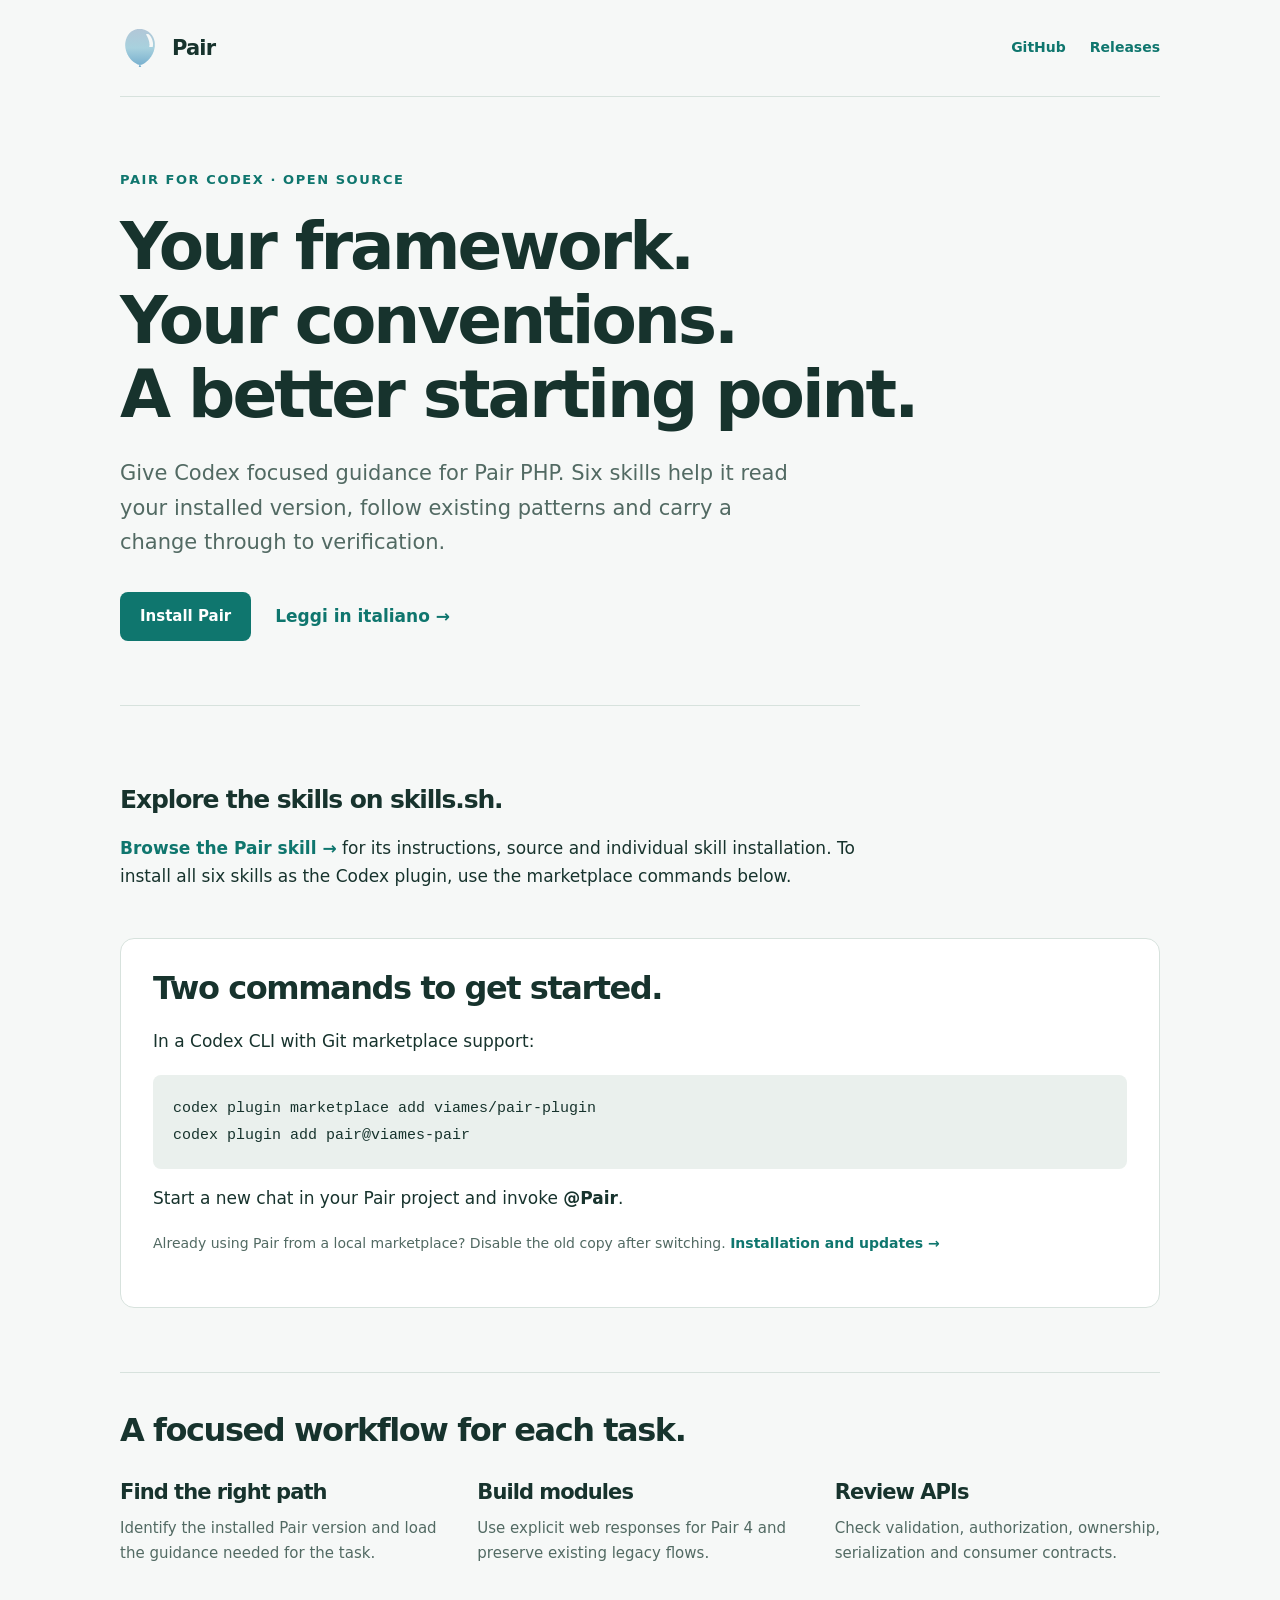
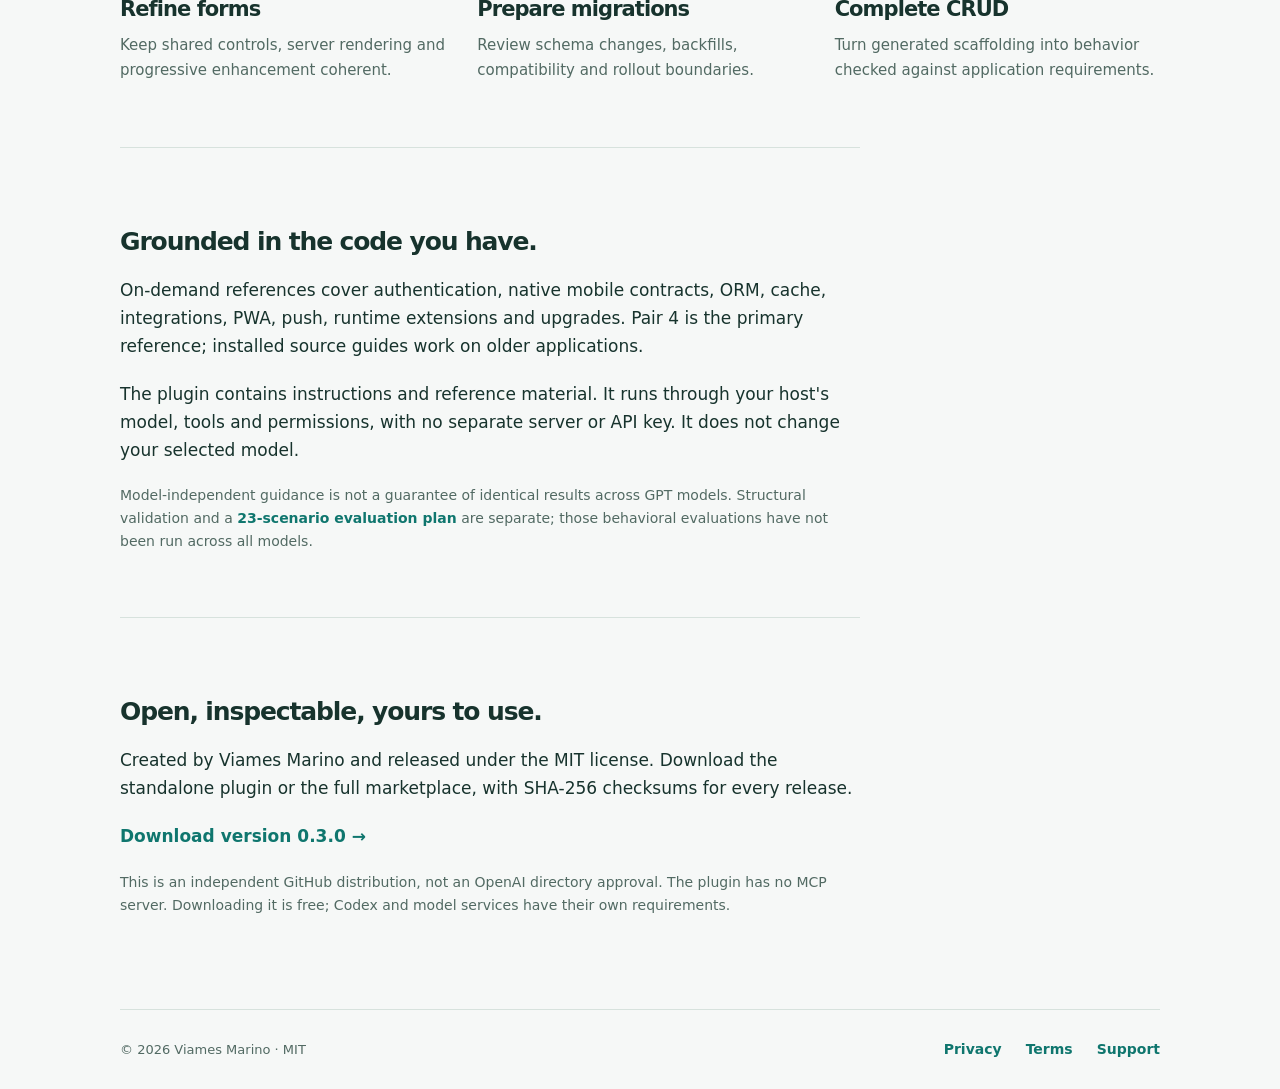
<file: docs/index.html>
<!doctype html>
<html lang="en">
<head>
  <meta charset="utf-8"><meta name="viewport" content="width=device-width,initial-scale=1">
  <title>Pair for Codex — Build with your framework</title>
  <meta name="description" content="Six version-aware Codex skills for Pair PHP modules, APIs, forms, migrations and CRUD. Open source, by Viames Marino.">
  <link rel="canonical" href="https://viames.github.io/pair-plugin/">
  <link rel="icon" href="assets/pair.svg" type="image/svg+xml"><link rel="stylesheet" href="assets/site.css">
</head>
<body>
<div class="container">
  <header><a class="brand" href="index.html"><img src="assets/pair.svg" alt="" width="40" height="40">Pair</a><nav aria-label="Main"><a href="https://github.com/viames/pair-plugin">GitHub</a><a href="https://github.com/viames/pair-plugin/releases">Releases</a></nav></header>
  <main>
    <p class="eyebrow">Pair for Codex · Open source</p>
    <h1>Your framework.<br>Your conventions.<br>A better starting point.</h1>
    <p class="intro">Give Codex focused guidance for Pair PHP. Six skills help it read your installed version, follow existing patterns and carry a change through to verification.</p>
    <div class="actions"><a class="button" href="#install">Install Pair</a><a href="https://github.com/viames/pair-plugin/blob/main/README.it.md">Leggi in italiano →</a></div>
    <section class="section prose" aria-labelledby="directory-title"><h2 id="directory-title">Explore the skills on skills.sh.</h2><p><a href="https://skills.sh/viames/pair-plugin/pair">Browse the Pair skill →</a> for its instructions, source and individual skill installation. To install all six skills as the Codex plugin, use the marketplace commands below.</p></section>
    <section class="install" id="install" aria-labelledby="install-title">
      <h2 id="install-title">Two commands to get started.</h2>
      <p>In a Codex CLI with Git marketplace support:</p>
      <pre><code>codex plugin marketplace add viames/pair-plugin
codex plugin add pair@viames-pair</code></pre>
      <p>Start a new chat in your Pair project and invoke <strong>@Pair</strong>.</p>
      <p class="note">Already using Pair from a local marketplace? Disable the old copy after switching. <a href="https://github.com/viames/pair-plugin#install">Installation and updates →</a></p>
    </section>
    <section class="section" aria-labelledby="skills-title">
      <h2 id="skills-title">A focused workflow for each task.</h2>
      <div class="grid">
        <article><h3>Find the right path</h3><p>Identify the installed Pair version and load the guidance needed for the task.</p></article>
        <article><h3>Build modules</h3><p>Use explicit web responses for Pair 4 and preserve existing legacy flows.</p></article>
        <article><h3>Review APIs</h3><p>Check validation, authorization, ownership, serialization and consumer contracts.</p></article>
        <article><h3>Refine forms</h3><p>Keep shared controls, server rendering and progressive enhancement coherent.</p></article>
        <article><h3>Prepare migrations</h3><p>Review schema changes, backfills, compatibility and rollout boundaries.</p></article>
        <article><h3>Complete CRUD</h3><p>Turn generated scaffolding into behavior checked against application requirements.</p></article>
      </div>
    </section>
    <section class="section prose" aria-labelledby="scope-title">
      <h2 id="scope-title">Grounded in the code you have.</h2>
      <p>On-demand references cover authentication, native mobile contracts, ORM, cache, integrations, PWA, push, runtime extensions and upgrades. Pair 4 is the primary reference; installed source guides work on older applications.</p>
      <p>The plugin contains instructions and reference material. It runs through your host's model, tools and permissions, with no separate server or API key. It does not change your selected model.</p>
      <p class="note">Model-independent guidance is not a guarantee of identical results across GPT models. Structural validation and a <a href="https://github.com/viames/pair-plugin/blob/main/plugins/pair/validation/scenarios.md">23-scenario evaluation plan</a> are separate; those behavioral evaluations have not been run across all models.</p>
    </section>
    <section class="section prose" aria-labelledby="source-title">
      <h2 id="source-title">Open, inspectable, yours to use.</h2>
      <p>Created by Viames Marino and released under the MIT license. Download the standalone plugin or the full marketplace, with SHA-256 checksums for every release.</p>
      <p><a href="https://github.com/viames/pair-plugin/releases/tag/v0.3.0">Download version 0.3.0 →</a></p>
      <p class="note">This is an independent GitHub distribution, not an OpenAI directory approval. The plugin has no MCP server. Downloading it is free; Codex and model services have their own requirements.</p>
    </section>
  </main>
  <footer><span>© 2026 Viames Marino · MIT</span><nav aria-label="Legal"><a href="privacy.html">Privacy</a><a href="terms.html">Terms</a><a href="https://github.com/viames/pair-plugin/issues">Support</a></nav></footer>
</div>
</body></html>
</file>
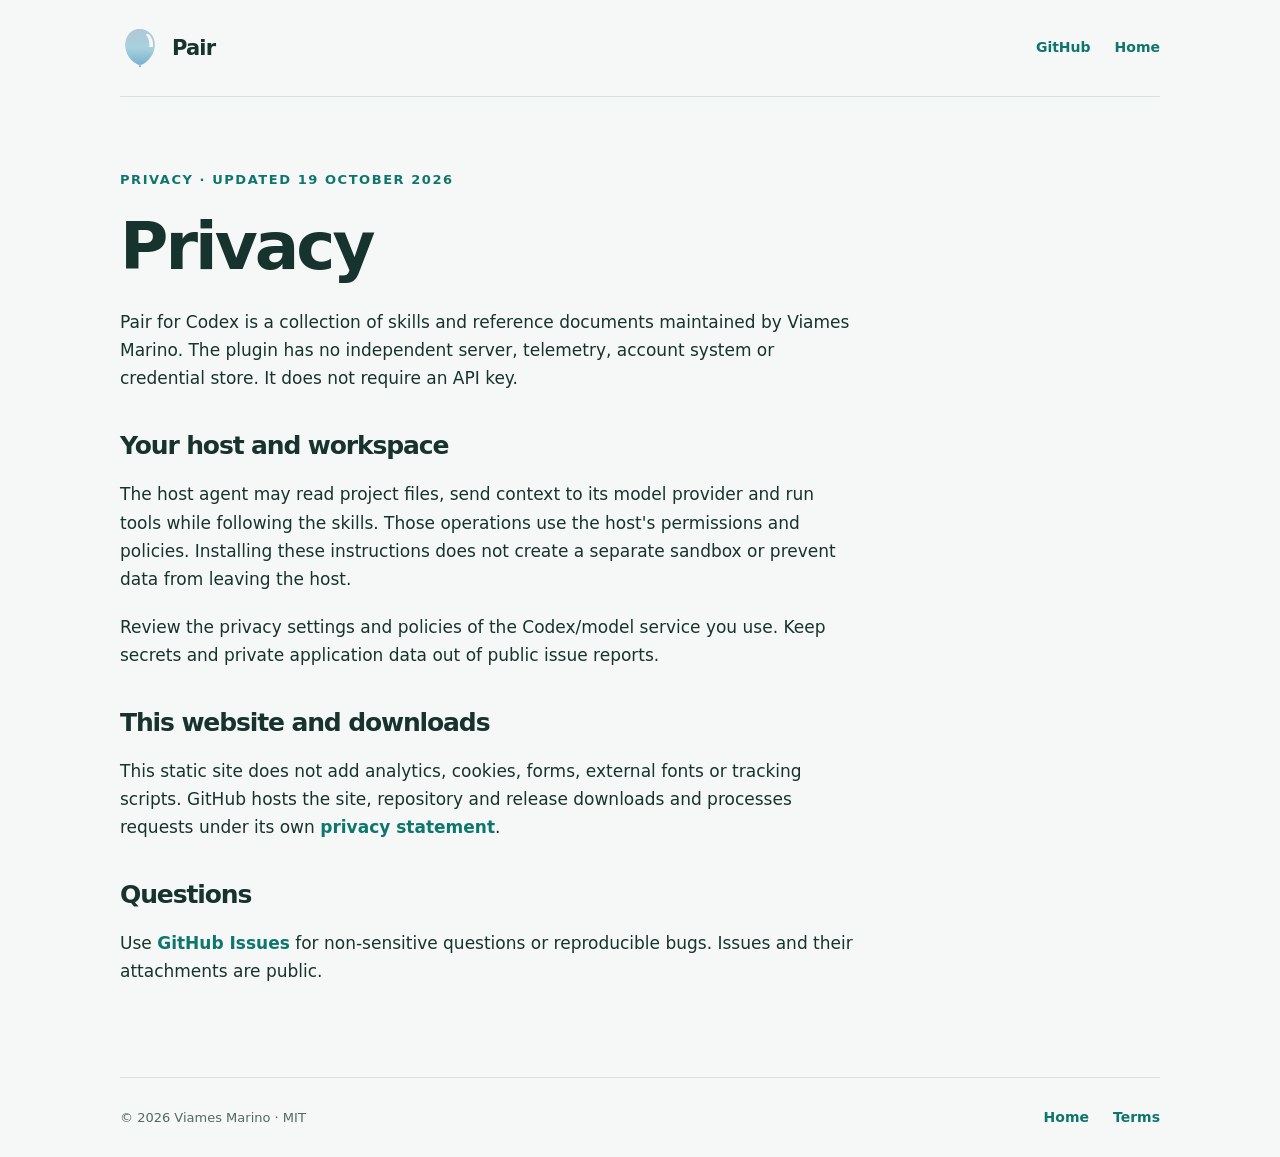
<file: docs/privacy.html>
<!doctype html>
<html lang="en"><head><meta charset="utf-8"><meta name="viewport" content="width=device-width,initial-scale=1"><title>Privacy — Pair for Codex</title><link rel="icon" href="assets/pair.svg" type="image/svg+xml"><link rel="stylesheet" href="assets/site.css"></head>
<body><div class="container">
<header><a class="brand" href="index.html"><img src="assets/pair.svg" alt="" width="40" height="40">Pair</a><nav aria-label="Main"><a href="https://github.com/viames/pair-plugin">GitHub</a><a href="index.html">Home</a></nav></header>
<main class="prose"><p class="eyebrow">Privacy · Updated 19 October 2026</p><h1>Privacy</h1>
<p>Pair for Codex is a collection of skills and reference documents maintained by Viames Marino. The plugin has no independent server, telemetry, account system or credential store. It does not require an API key.</p>
<h2>Your host and workspace</h2><p>The host agent may read project files, send context to its model provider and run tools while following the skills. Those operations use the host's permissions and policies. Installing these instructions does not create a separate sandbox or prevent data from leaving the host.</p>
<p>Review the privacy settings and policies of the Codex/model service you use. Keep secrets and private application data out of public issue reports.</p>
<h2>This website and downloads</h2><p>This static site does not add analytics, cookies, forms, external fonts or tracking scripts. GitHub hosts the site, repository and release downloads and processes requests under its own <a href="https://docs.github.com/en/site-policy/privacy-policies/github-general-privacy-statement">privacy statement</a>.</p>
<h2>Questions</h2><p>Use <a href="https://github.com/viames/pair-plugin/issues">GitHub Issues</a> for non-sensitive questions or reproducible bugs. Issues and their attachments are public.</p>
</main><footer><span>© 2026 Viames Marino · MIT</span><nav aria-label="Legal"><a href="index.html">Home</a><a href="terms.html">Terms</a></nav></footer>
</div></body></html>
</file>
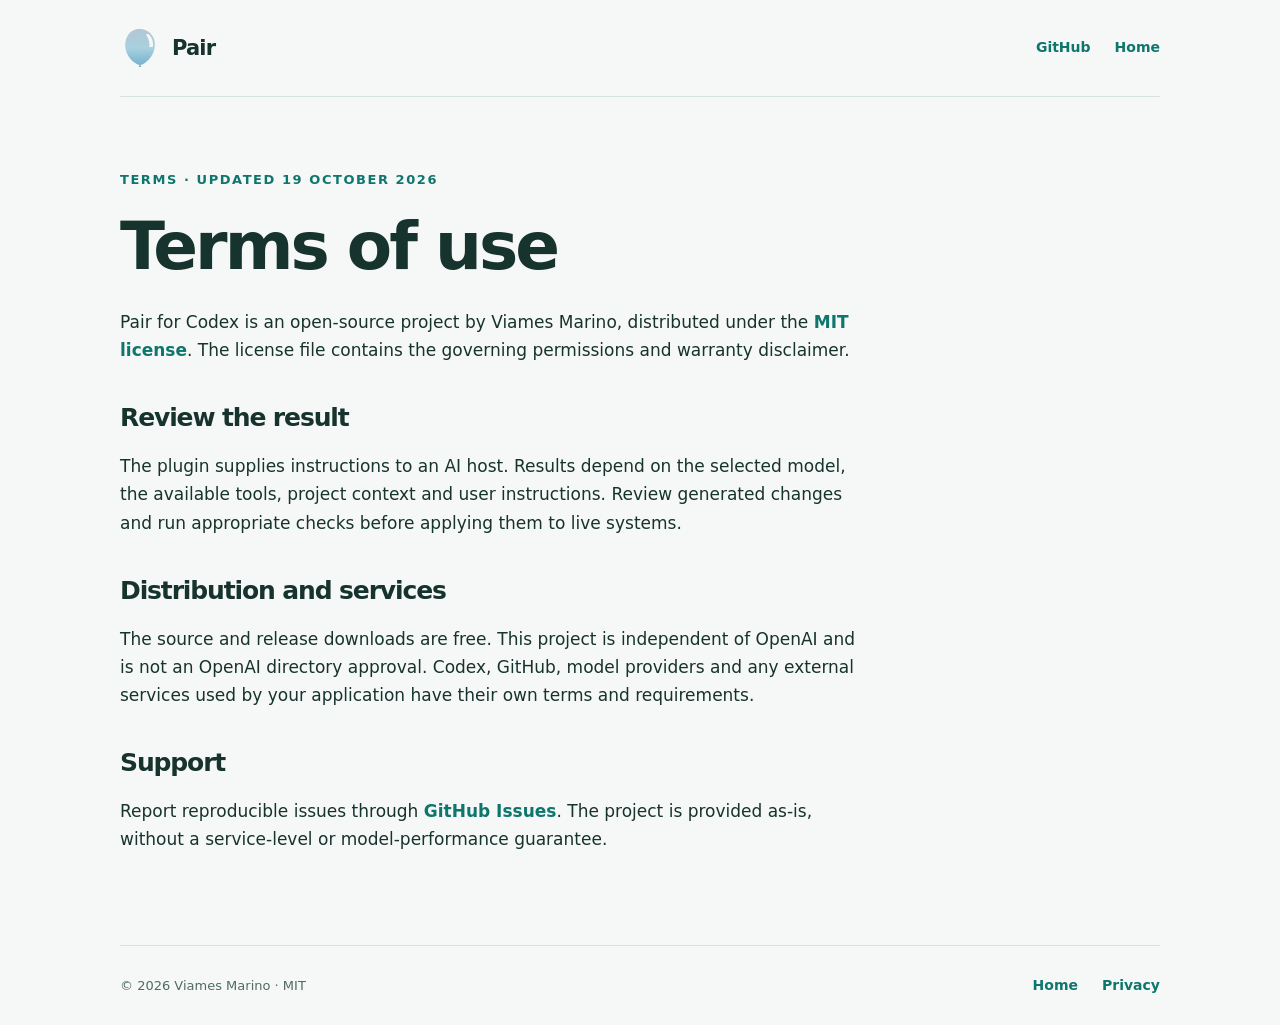
<file: docs/terms.html>
<!doctype html>
<html lang="en"><head><meta charset="utf-8"><meta name="viewport" content="width=device-width,initial-scale=1"><title>Terms — Pair for Codex</title><link rel="icon" href="assets/pair.svg" type="image/svg+xml"><link rel="stylesheet" href="assets/site.css"></head>
<body><div class="container">
<header><a class="brand" href="index.html"><img src="assets/pair.svg" alt="" width="40" height="40">Pair</a><nav aria-label="Main"><a href="https://github.com/viames/pair-plugin">GitHub</a><a href="index.html">Home</a></nav></header>
<main class="prose"><p class="eyebrow">Terms · Updated 19 October 2026</p><h1>Terms of use</h1>
<p>Pair for Codex is an open-source project by Viames Marino, distributed under the <a href="https://github.com/viames/pair-plugin/blob/main/LICENSE">MIT license</a>. The license file contains the governing permissions and warranty disclaimer.</p>
<h2>Review the result</h2><p>The plugin supplies instructions to an AI host. Results depend on the selected model, the available tools, project context and user instructions. Review generated changes and run appropriate checks before applying them to live systems.</p>
<h2>Distribution and services</h2><p>The source and release downloads are free. This project is independent of OpenAI and is not an OpenAI directory approval. Codex, GitHub, model providers and any external services used by your application have their own terms and requirements.</p>
<h2>Support</h2><p>Report reproducible issues through <a href="https://github.com/viames/pair-plugin/issues">GitHub Issues</a>. The project is provided as-is, without a service-level or model-performance guarantee.</p>
</main><footer><span>© 2026 Viames Marino · MIT</span><nav aria-label="Legal"><a href="index.html">Home</a><a href="privacy.html">Privacy</a></nav></footer>
</div></body></html>
</file>
<file: docs/assets/site.css>
:root{color-scheme:light dark;--bg:#f6f8f7;--surface:#fff;--ink:#17332d;--muted:#526a63;--line:#d7e2dd;--accent:#0f766e;--code:#eaf0ed}
*{box-sizing:border-box}
body{margin:0;background:var(--bg);color:var(--ink);font:17px/1.65 system-ui,-apple-system,BlinkMacSystemFont,"Segoe UI",sans-serif}
a{color:var(--accent);font-weight:600;text-decoration:none;transition:opacity .15s}
a:hover{opacity:.75}
a:focus-visible{outline:3px solid var(--accent);outline-offset:5px;border-radius:2px}
.container{width:min(1040px,calc(100% - 48px));margin-inline:auto}
header{display:flex;align-items:center;justify-content:space-between;gap:24px;padding-block:28px;border-bottom:1px solid var(--line)}
.brand{display:flex;align-items:center;gap:12px;color:var(--ink);font-size:21px;letter-spacing:-.04em}
.brand img{width:40px;height:40px}
nav,.actions,footer{display:flex;align-items:center;gap:24px;flex-wrap:wrap}
nav{font-size:14px}
main{padding-block:72px}
.eyebrow{margin:0 0 20px;color:var(--accent);font-size:13px;font-weight:700;letter-spacing:.12em;text-transform:uppercase}
h1,h2,h3{line-height:1.12;letter-spacing:-.045em;font-weight:650}
h1{max-width:900px;font-size:clamp(38px,6vw,66px);margin:0 0 24px}
h2{font-size:32px;margin:0 0 20px}
h3{font-size:21px;margin:0 0 12px}
p{margin:0 0 20px}
.intro{max-width:690px;font-size:21px;color:var(--muted)}
.actions{margin-top:32px}
.button{display:inline-flex;padding:12px 20px;border-radius:8px;background:var(--accent);color:var(--surface);font-size:15px}
.section{margin-top:64px;padding-top:40px;border-top:1px solid var(--line)}
.install{background:var(--surface);border:1px solid var(--line);border-radius:14px;padding:32px;margin-top:48px}
pre{white-space:pre-wrap;overflow-wrap:anywhere;padding:20px;background:var(--code);border-radius:8px;font-size:15px;line-height:1.8}
code{font-family:ui-monospace,SFMono-Regular,Consolas,monospace}
.note{font-size:14px;color:var(--muted)}
.grid{display:grid;grid-template-columns:repeat(3,1fr);gap:32px;margin-top:32px}
.grid p{font-size:15px;color:var(--muted);margin:0}
.prose{max-width:740px}
.prose h2{margin-top:40px;font-size:25px}
.prose li{margin-bottom:12px}
footer{justify-content:space-between;padding-block:28px;border-top:1px solid var(--line);font-size:13px;color:var(--muted)}
@media(max-width:720px){.grid{grid-template-columns:repeat(2,1fr)}main{padding-block:48px}}
@media(max-width:480px){.container{width:calc(100% - 32px)}header{align-items:flex-start}nav{gap:16px;padding-top:8px}.brand img{width:32px;height:32px}.grid{grid-template-columns:1fr;gap:24px}.install{padding:20px}.intro{font-size:19px}.section{margin-top:48px}pre{padding:16px;font-size:13px}}
@media(prefers-color-scheme:dark){:root{--bg:#111d19;--surface:#192923;--ink:#e7f1ec;--muted:#a7bdb3;--line:#31473c;--accent:#7cdaca;--code:#20372d}.button{color:#10251e}}
</file>
